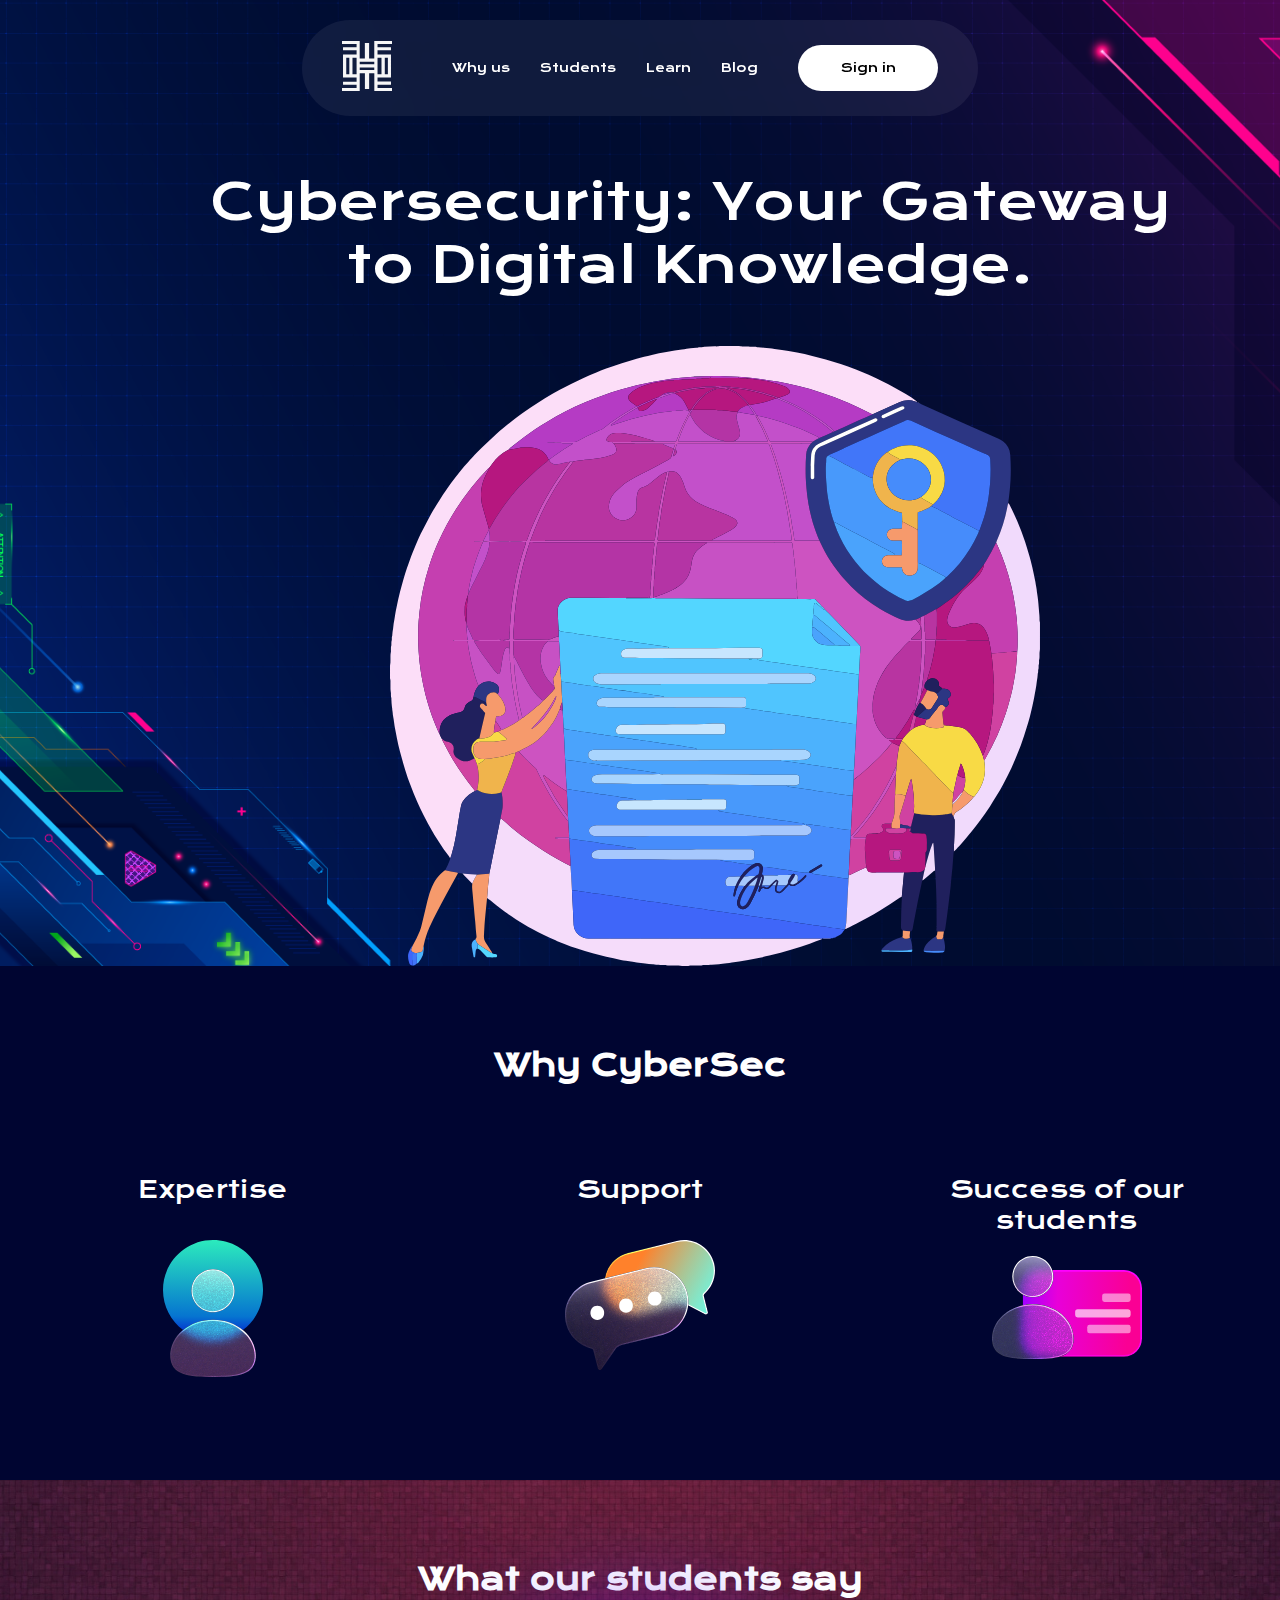
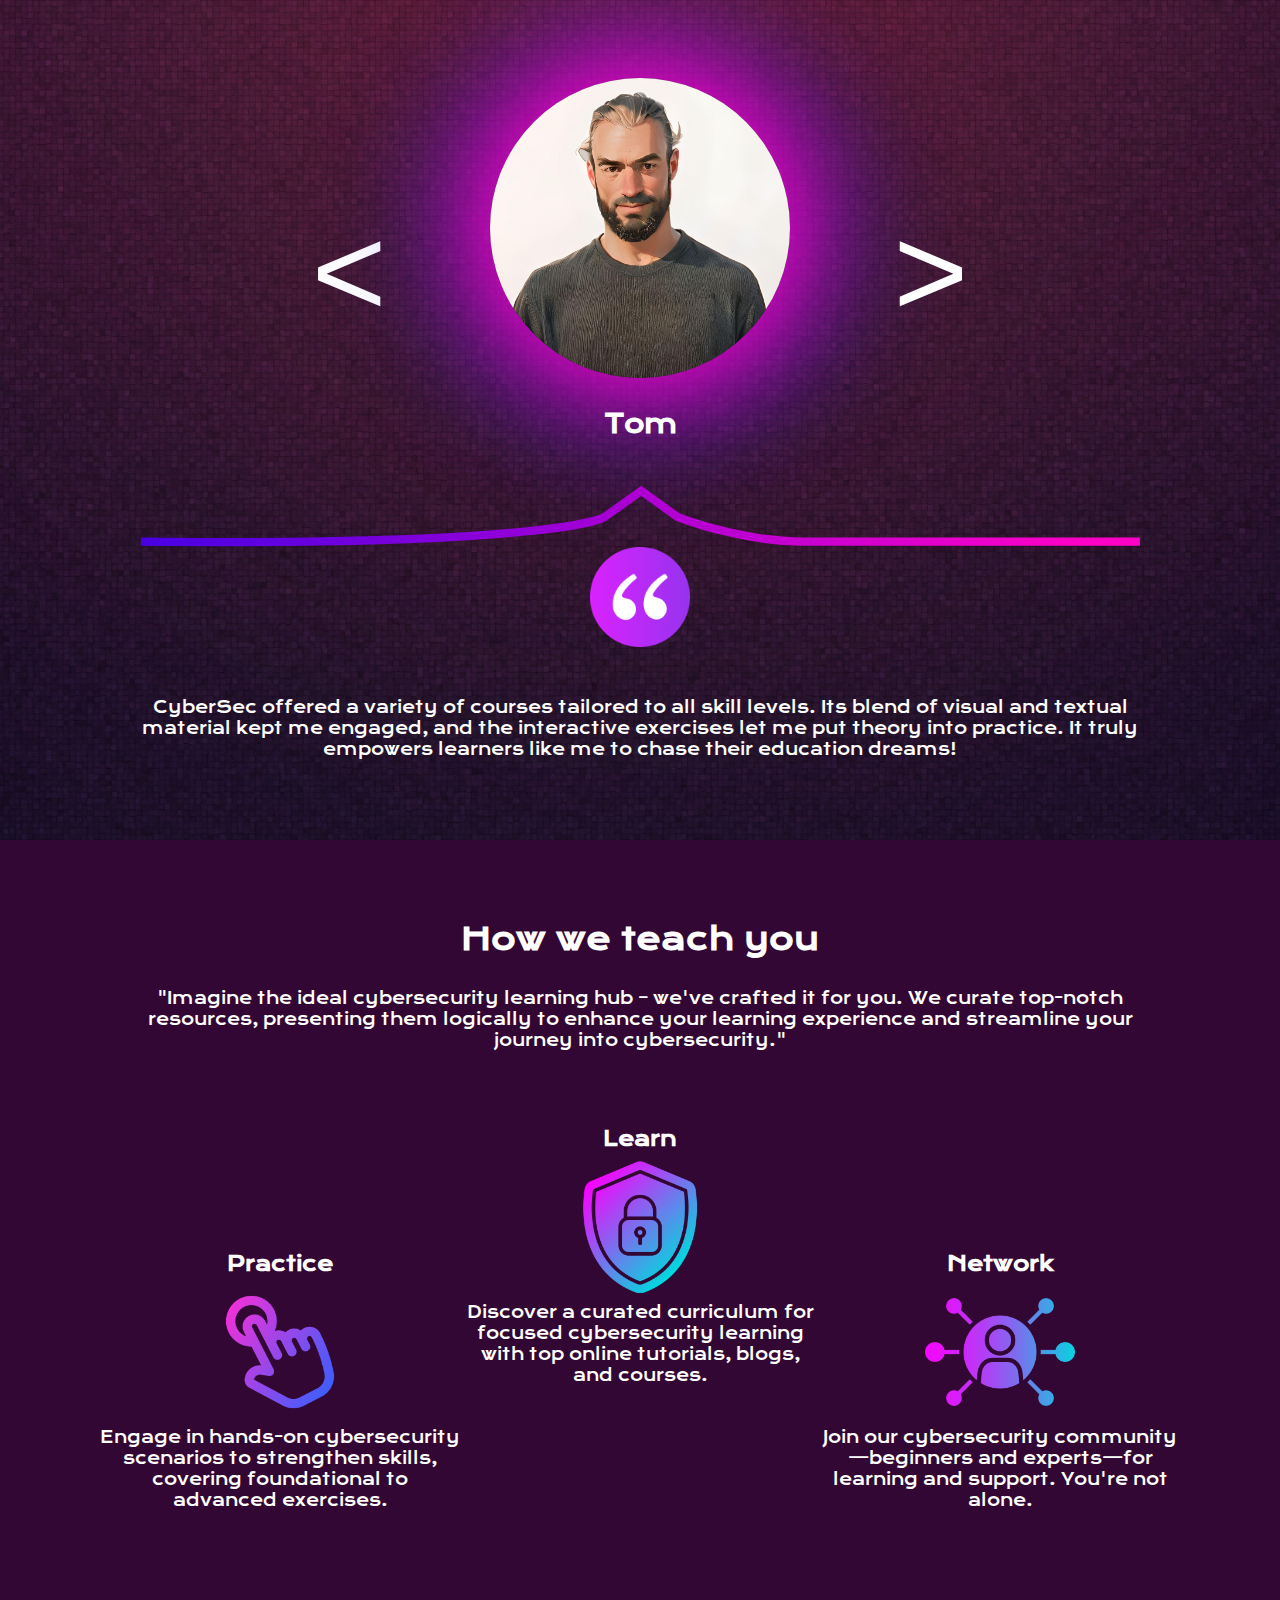
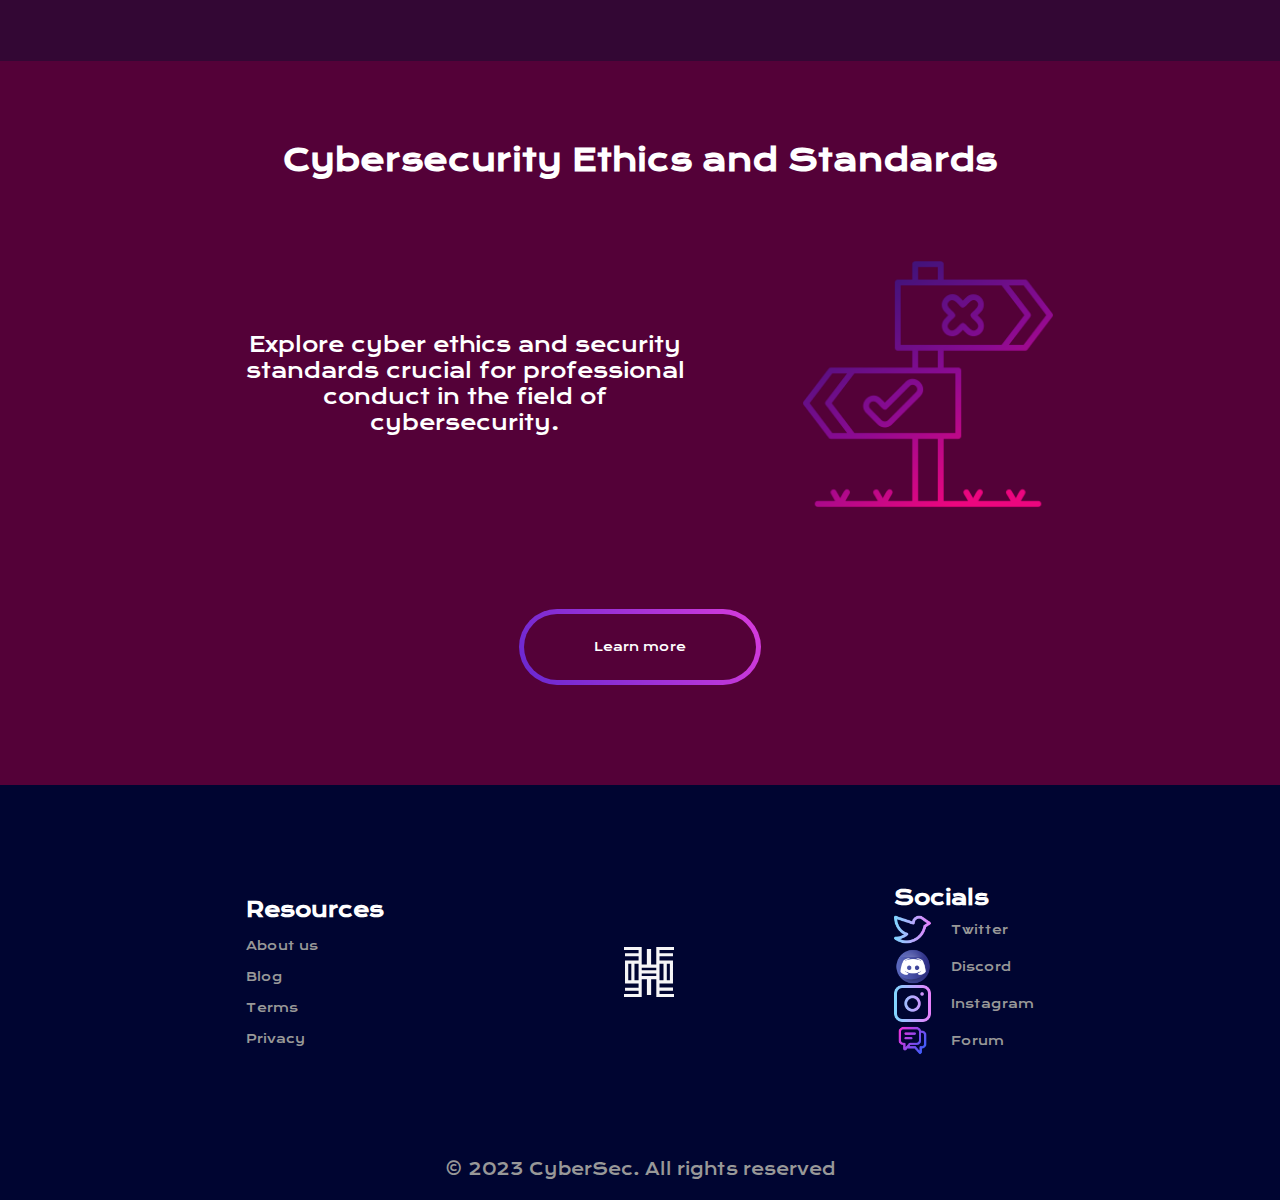
<file: index.html>
<!DOCTYPE html>
<html lang="en">
<head>
    <meta charset="UTF-8">
    <meta name="viewport" content="width=device-width, initial-scale=1.0">
    <link rel="stylesheet" href="./index.css">
    <link rel="stylesheet" href="./index_responsive.css">
    <title>CyberSec</title>
</head>
<body>
    <div class="section-1" id="home">
        <div class="side-menu" data-visible="true">
            <a href="#home"><img src="./Images/Logo SVG.svg" alt="Logo" class="logo" id="nav-logo" > </a>    
            <div class="main-nav">  
                <nav>
                    <a href="#1">Why us</a>
                    <a href="#2">Students</a>
                    <a href="#3">Learn</a>
                    <a href="#4">Blog</a>
                </nav>
            </div>
            <a href="./Sign_in/Sign_in.html" class="singin-button">Sign in</a>
        </div>
        <div class="mobile-menu" data-visible="false">
            <img src="./Images/Logo SVG.svg" alt="Logo" class="logo" id="nav-logo">
            <a href=""></a>
            <a href=""></a>
            <a href=""></a>
            <a href=""></a>
        </div>
        <div class="main-content1">
            <span class="motto">Cybersecurity: Your Gateway to Digital Knowledge.</span>
            <img src="./Images/Earth.svg" alt="ilustration" class="illus-1">
        </div>
    </div>

    <div class="section-2" id="1">
        <h1>Why CyberSec</h1>
        <div class="main-content2">
            <div class="expertise">
                <span id="sec2-text">Expertise</span>
                <img src="./Images/Expertise.svg" alt="" class="expertise-img">
            </div>
            <div class="support">
                <span id="sec2-text">Support</span>
                <img src="./Images/Support.svg" alt="" class="support-img">
            </div>
            <div class="success">
                <span class="success-text" id="sec2-text">Success of our students</span>
                <img src="./Images/Success.svg" alt="" class="success-img">
            </div>
        </div>
    </div>
    
    <div class="section-3" id="2">
        <h1>What our students say</h1>
        <div class="testimonialwrapper">
            <div class="wrapper">
                <button id="prev">&lt;</button>
                <div class="testimonial-container" id="testimonial-container"></div>
                <button id="next">&gt;</button>
            </div>
        </div>
        <div class="pointer-wrapper">
            <img src="./Images/pointing-vector.svg" alt="" class="pointer">
        </div>
        <div class="quota-icon">
            <img src="./Images/quote.png" alt="">
        </div>
        <div class="quota-wrapper">
            <div class="quota-container" id="quota-container"></div>
        </div>
    </div>

    <div class="section-4" id="3">
        <h1 class="sec4-heading">How we teach you</h1>
        <div class="info-wrapper">
            <span class="sec-3-info">"Imagine the ideal cybersecurity learning hub – we've crafted it for you. We curate top-notch resources, presenting them logically to enhance your learning experience and streamline your journey into cybersecurity."</span>
        </div>
        <div class="section3-container">
            <div class="container-content" id="practice">
                <h4>Practice</h4>
                <img src="./Images/touch.png" alt="" class="sec3-img">
                <span class="container-text">Engage in hands-on cybersecurity scenarios to strengthen skills, covering foundational to advanced exercises.</span>
            </div>
            <div class="container-content" id="learn">
                <h4>Learn</h4>
                <img src="./Images/cyber-security-icon.png" alt="" class="sec3-img">
                <span class="container-text">Discover a curated curriculum for focused cybersecurity learning with top online tutorials, blogs, and courses.</span>
            </div>
            <div class="container-content" id="network">
                <h4>Network</h4>
                <img src="./Images/network.png" alt="" class="sec3-img">
                <span class="container-text">Join our cybersecurity community—beginners and experts—for learning and support. You're not alone.</span>
            </div>
        </div>
    </div>



    <div class="section-5" id="4">
        <h1>Cybersecurity Ethics and Standards</h1>
        <div class="section5-container">
            <span class="section5-text">Explore cyber ethics and security standards crucial for professional conduct in the field of cybersecurity.</span>
            <img src="./Images/choice.png" alt="" class="choice">
        </div>
        <div class="button-wrapper">
            <a href="./Sign_in/Sign_in.html" class="section5-button">Learn more</a>
        </div>
    </div>


    <footer>
        <div class="footer-wrapper">
            <div class="resources">
                <h4>Resources</h4>
                <a href="" class="links">About us</a>
                <a href="" class="links">Blog</a>
                <a href="" class="links">Terms</a>
                <a href="" class="links">Privacy</a>
            </div>
            <img src="./Images/Logo SVG.svg" alt="CyberSec logo" class="logo" id="footer-logo">
            
            <div>
                <h4>Socials</h4>
                <div class="socials">
                    <img src="./Images/twitter.png" alt="X logo" class="logo-socials">
                    <a href="" class="links">Twitter</a>
                </div>
                <div class="socials">
                    <img src="./Images/discord.png" alt="Discord logo" class="logo-socials">
                    <a href="" class="links">Discord</a>
                </div>
                <div class="socials">
                    <img src="./Images/instagram.png" alt="instagram logo" class="logo-socials">
                    <a href="" class="links">Instagram</a>
                </div>
                <div class="socials">
                    <img src="./Images/conversation.png" alt="forum" class="logo-socials">
                    <a href="" class="links">Forum</a>
                </div>
            </div>
            
            

           
        </div>
        <span class="copyright">© 2023 CyberSec. All rights reserved </span>
    </footer>
    

    <script 
    src="./testimonial_switcher.js"
    src="./mobile_menu.js">
    </script>


</body>
</html>
</file>
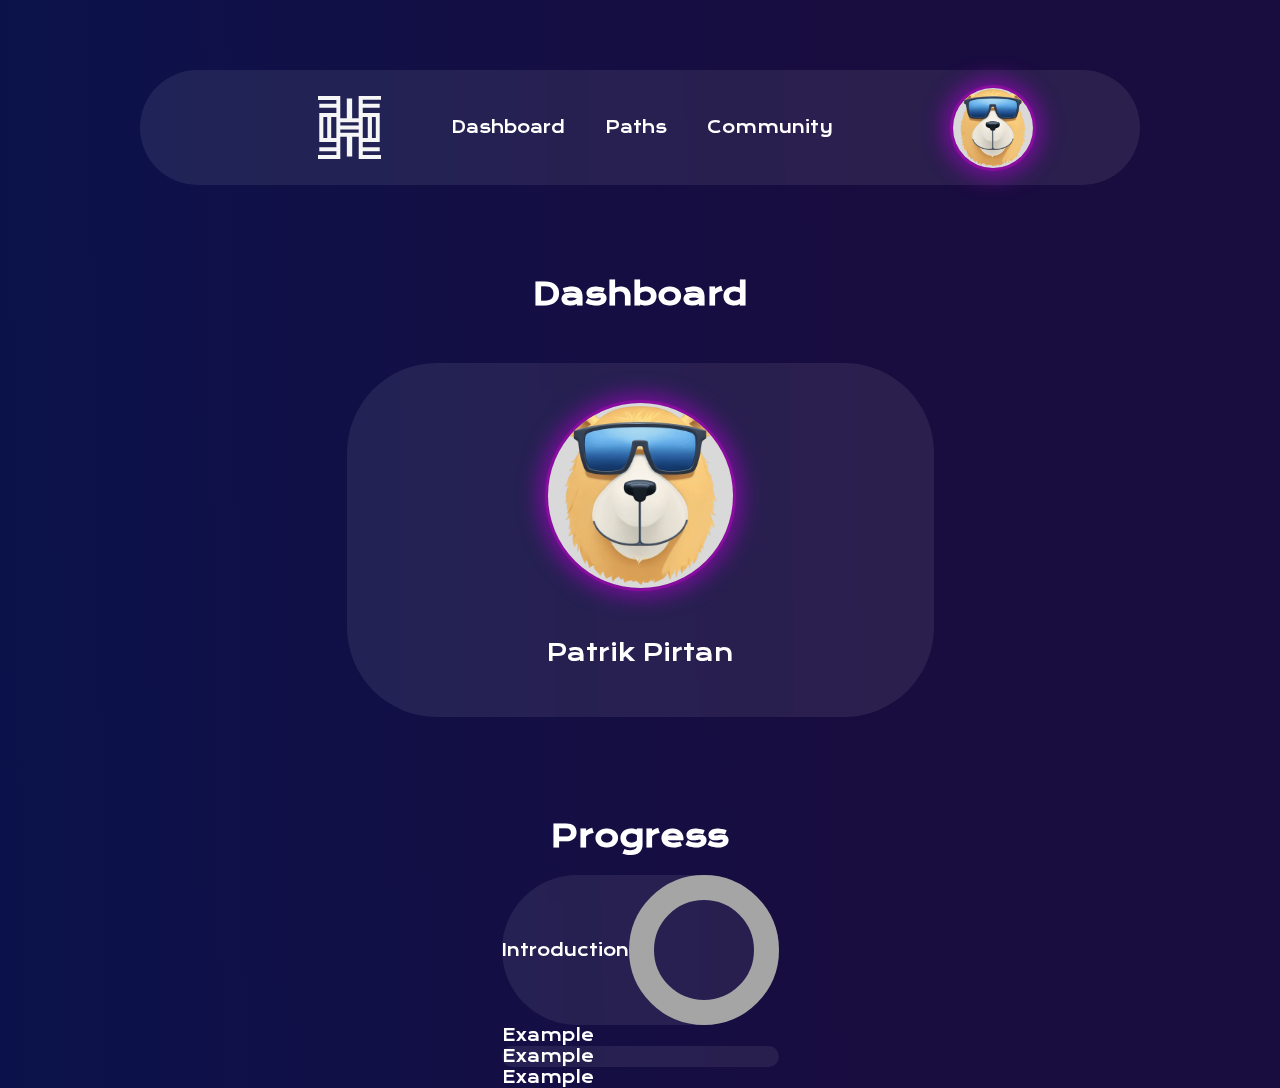
<file: Dashboard/dashboard.html>
<!DOCTYPE html>
<html lang="en">
<head>
    <meta charset="UTF-8">
    <meta name="viewport" content="width=device-width, initial-scale=1.0">
    <title>Document</title>
    <link rel="stylesheet" href="./dashborad.css">
</head>
<body>  
    <header>
        <div class="nav-wrapper">
            <img src="../Images/Logo SVG.svg" alt="logo" class="logo">
            <nav>
                <a href="./dashboard.html">Dashboard</a>
                <a href="../path/path.html">Paths</a>
                <a href="">Community</a>
            </nav> 
            <img src="../Images/Avatar.png" alt="Avatar" class="mini-avatar">
        </div>
    </header>

    <section>
        <h1>Dashboard</h1>
        <div class="dashboard-wrapper">
            <img src="../Images/Avatar.png" alt="Avatar" class="avatar">
            <p>Patrik Pirtan</p>
        </div>

        <h1>Progress</h1>
        <div>
            <div class="progress-1">
                <span>Introduction</span>
                <svg xmlns="http://www.w3.org/2000/svg" width="150" height="150" viewBox="0 0 150 150" fill="none">
                    <path d="M137.5 75C137.5 109.518 109.518 137.5 75 137.5C40.4822 137.5 12.5 109.518 12.5 75C12.5 40.4822 40.4822 12.5 75 12.5C109.518 12.5 137.5 40.4822 137.5 75Z" stroke="#A5A5A5" stroke-width="25"/>
                  </svg>
            </div>
            <div class="progress-2">
                <span>Example</span>
            </div>
            <div class="progress-1">
                <span>Example</span>
            </div>
            <div class="progress-2">
                <span>Example</span>
            </div>
        </div>

    </section>
    
</body>
</html>
</file>
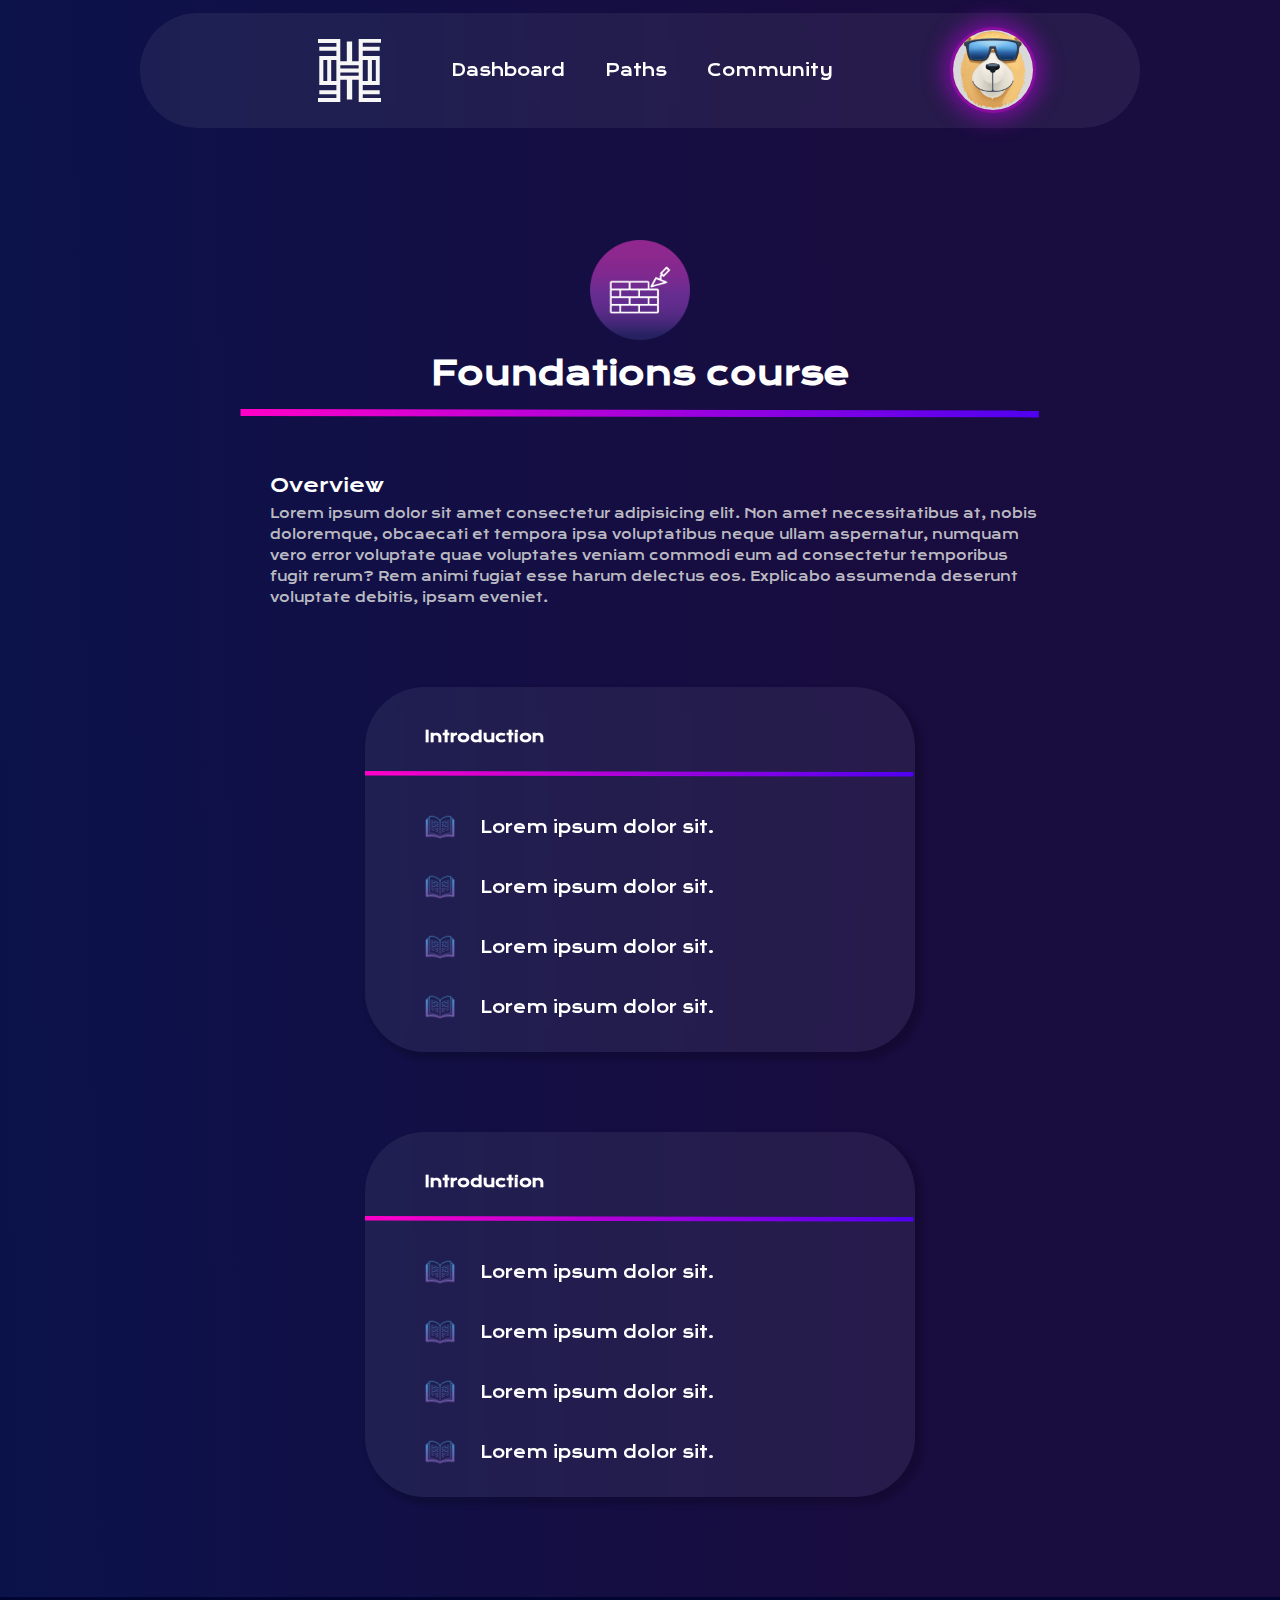
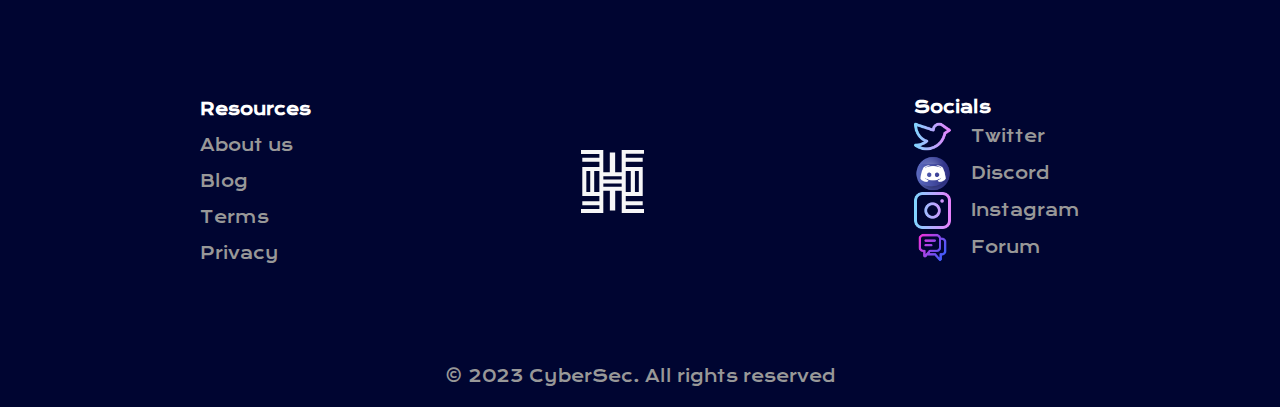
<file: foundations/foundations.html>
<!DOCTYPE html>
<html lang="en">
<head>
    <meta charset="UTF-8">
    <meta name="viewport" content="width=device-width, initial-scale=1.0">
    <title>Document</title>
    <link rel="stylesheet" href="./foundations.css">
</head>
<body>
    <header>
        <div class="nav-wrapper">
            <img src="../Images/Logo SVG.svg" alt="logo" class="logo">
            <nav>
                <a href="../Dashboard/dashboard.html">Dashboard</a>
                <a href="./path.html">Paths</a>
                <a href="">Community</a>
            </nav> 
            <img src="../Images/Avatar.png" alt="Avatar" class="mini-avatar">
        </div>
    </header>
    <section>
        <div class="overview">
            <div class="overview-wrapper">
                <img src="../Images/foundations.png" alt="foundations" class="foundation-icon">
                <h1>Foundations course</h1>
                <img src="../Images/Line 1.svg" alt="line-break" class="line">
            </div>
            <div class="description-wrapper">
                <h2>Overview</h2>
                <span class="overview-text">Lorem ipsum dolor sit amet consectetur adipisicing elit. Non amet necessitatibus at, nobis doloremque, obcaecati et tempora ipsa voluptatibus neque ullam aspernatur, numquam vero error voluptate quae voluptates veniam commodi eum ad consectetur temporibus fugit rerum? Rem animi fugiat esse harum delectus eos. Explicabo assumenda deserunt voluptate debitis, ipsam eveniet.</span>
            </div> 
        </div>

        <div class="content-container">
            <h3>Introduction</h3>
            <img src="../Images/Line 1.svg" alt="line" class="content-line">
            <div class="content-wrapper">
                <div class="peter" id="peter-first">
                    <img src="../Images/open-book.png" alt="book" class="course-icon">
                    <span class="course-name">Lorem ipsum dolor sit.</span>
                </div>
                <div class="peter">
                    <img src="../Images/open-book.png" alt="book" class="course-icon">
                    <span class="course-name">Lorem ipsum dolor sit.</span>
                </div>
                <div class="peter">
                    <img src="../Images/open-book.png" alt="book" class="course-icon">
                    <span class="course-name">Lorem ipsum dolor sit.</span>
                </div>
                <div class="peter" id="peter-last">
                    <img src="../Images/open-book.png" alt="book" class="course-icon" >
                    <span class="course-name">Lorem ipsum dolor sit.</span>
                </div>
            </div>    
        </div>

        <div class="content-container">
            <h3>Introduction</h3>
            <img src="../Images/Line 1.svg" alt="line" class="content-line">
            <div class="content-wrapper">
                <div class="peter" id="peter-first">
                    <img src="../Images/open-book.png" alt="book" class="course-icon">
                    <span class="course-name">Lorem ipsum dolor sit.</span>
                </div>
                <div class="peter">
                    <img src="../Images/open-book.png" alt="book" class="course-icon">
                    <span class="course-name">Lorem ipsum dolor sit.</span>
                </div>
                <div class="peter">
                    <img src="../Images/open-book.png" alt="book" class="course-icon">
                    <span class="course-name">Lorem ipsum dolor sit.</span>
                </div>
                <div class="peter" id="peter-last">
                    <img src="../Images/open-book.png" alt="book" class="course-icon" >
                    <span class="course-name">Lorem ipsum dolor sit.</span>
                </div>
            </div>       
        </div>
    </section>

    <footer>
        <div class="footer-wrapper">
            <div class="resources">
                <h4>Resources</h4>
                <a href="" class="links">About us</a>
                <a href="" class="links">Blog</a>
                <a href="" class="links">Terms</a>
                <a href="" class="links">Privacy</a>
            </div>
            <img src="../Images/Logo SVG.svg" alt="CyberSec logo" class="logo" id="footer-logo">
            
            <div>
                <h4>Socials</h4>
                <div class="socials">
                    <img src="../Images/twitter.png" alt="X logo" class="logo-socials">
                    <a href="" class="links">Twitter</a>
                </div>
                <div class="socials">
                    <img src="../Images/discord.png" alt="Discord logo" class="logo-socials">
                    <a href="" class="links">Discord</a>
                </div>
                <div class="socials">
                    <img src="../Images/instagram.png" alt="instagram logo" class="logo-socials">
                    <a href="" class="links">Instagram</a>
                </div>
                <div class="socials">
                    <img src="../Images/conversation.png" alt="forum" class="logo-socials">
                    <a href="" class="links">Forum</a>
                </div>
            </div>
            
            

           
        </div>
        <span class="copyright">© 2023 CyberSec. All rights reserved </span>
    </footer>
</body>
</html>
</file>
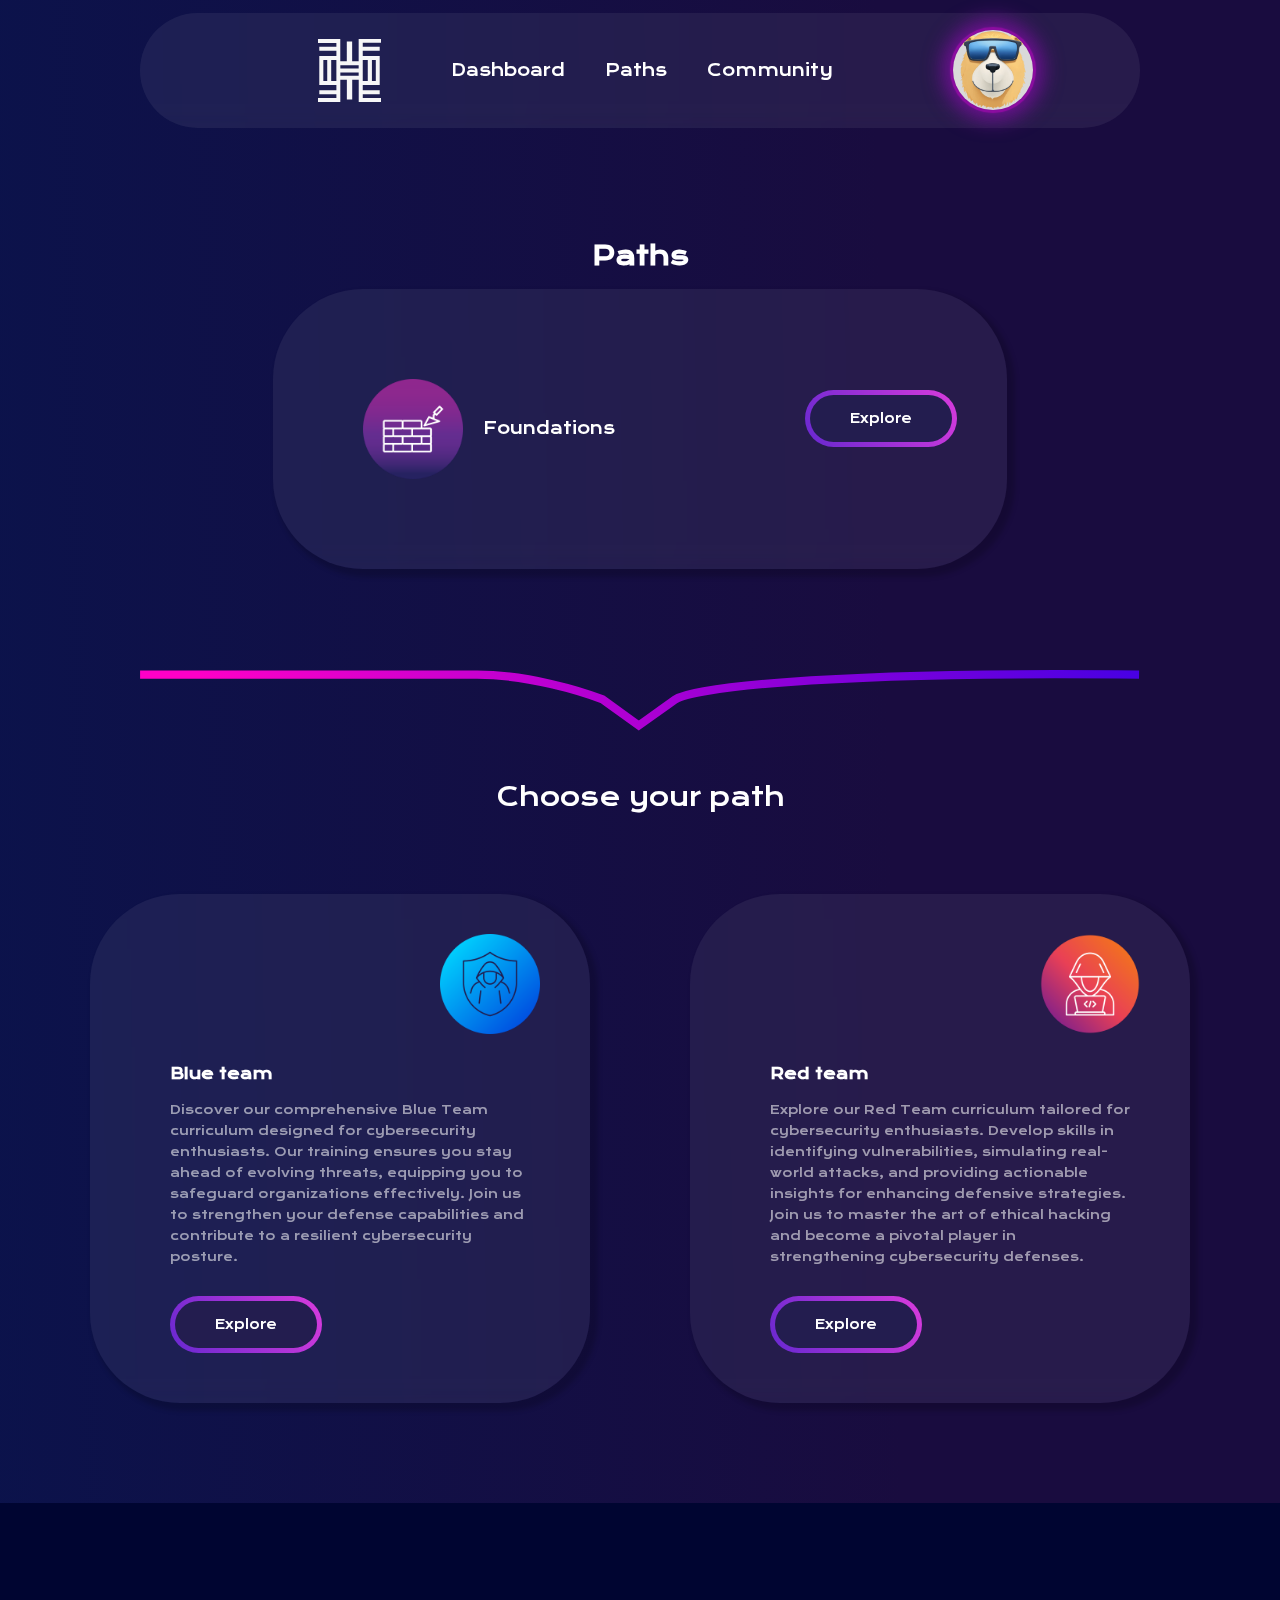
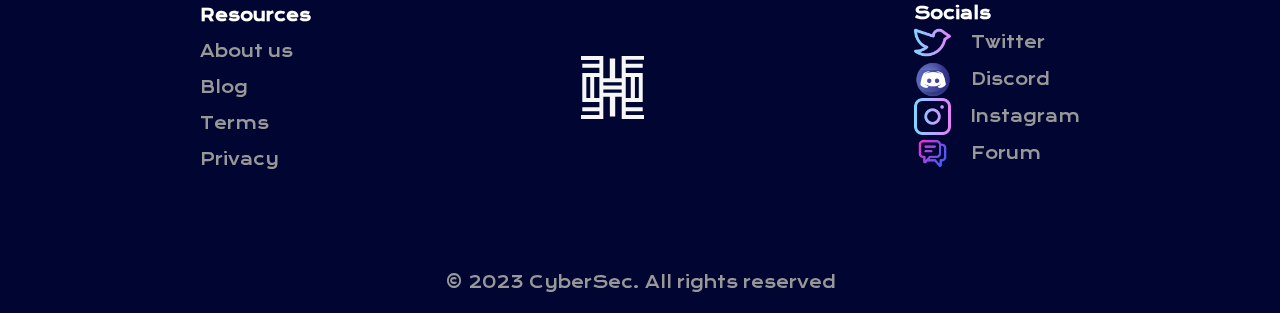
<file: path/path.html>
<!DOCTYPE html>
<html lang="en">
<head>
    <meta charset="UTF-8">
    <meta name="viewport" content="width=device-width, initial-scale=1.0">
    <title>Document</title>
    <link rel="stylesheet" href="./path.css">
</head>
<body>
    <header>
        <div class="nav-wrapper">
            <img src="../Images/Logo SVG.svg" alt="logo" class="logo">
            <nav>
                <a href="../Dashboard/dashboard.html">Dashboard</a>
                <a href="./path.html">Paths</a>
                <a href="">Community</a>
            </nav> 
            <img src="../Images/Avatar.png" alt="Avatar" class="mini-avatar">
        </div>
    </header>

    <section>
        <h1>Paths</h1>

        <div class="box-wrapper">
            <div class="content-wrapper">
                <div class="left-side-wrapper">
                    <img src="../Images/foundations.png" alt="foundations">
                    <span>Foundations</span>
                </div>
                <div class="button-wrapper">
                    <a href="" class="section-button">Explore</a>
                </div>
            </div>
        </div>
        <img src="../Images/pointing-vector.svg" alt="pointer" class="pointer">
        <h2>Choose your path</h2>

        <div class="paths-wrapper">
            <div class="blue-wrapper">
                <img src="../Images/Blue team.png" alt="blueteam" class="blue-img">
                
                <div class="inner-content-wrapper">
                    <h3>Blue team</h3>
                    <span class="path-description">Discover our comprehensive Blue Team curriculum designed for cybersecurity enthusiasts. Our training ensures you stay ahead of evolving threats, equipping you to safeguard organizations effectively. Join us to strengthen your defense capabilities and contribute to a resilient cybersecurity posture.</span>
                    <div class="button-paths">
                        <a href="" class="section-button">Explore</a>
                    </div>
                </div>

            </div>

            <div class="red-wrapper">
                <img src="../Images/red team.png" alt="redteam" class="red-img">
                
                <div class="inner-content-wrapper">
                    <h3>Red team</h3>
                    <span class="path-description">Explore our Red Team curriculum tailored for cybersecurity enthusiasts. Develop skills in identifying vulnerabilities, simulating real-world attacks, and providing actionable insights for enhancing defensive strategies. Join us to master the art of ethical hacking and become a pivotal player in strengthening cybersecurity defenses.</span>
                    <div class="button-paths">
                        <a href="" class="section-button">Explore</a>
                    </div>
                </div>

            </div>
        </div>
    </section>

    <footer>
        <div class="footer-wrapper">
            <div class="resources">
                <h4>Resources</h4>
                <a href="" class="links">About us</a>
                <a href="" class="links">Blog</a>
                <a href="" class="links">Terms</a>
                <a href="" class="links">Privacy</a>
            </div>
            <img src="../Images/Logo SVG.svg" alt="CyberSec logo" class="logo" id="footer-logo">
            
            <div>
                <h4>Socials</h4>
                <div class="socials">
                    <img src="../Images/twitter.png" alt="X logo" class="logo-socials">
                    <a href="" class="links">Twitter</a>
                </div>
                <div class="socials">
                    <img src="../Images/discord.png" alt="Discord logo" class="logo-socials">
                    <a href="" class="links">Discord</a>
                </div>
                <div class="socials">
                    <img src="../Images/instagram.png" alt="instagram logo" class="logo-socials">
                    <a href="" class="links">Instagram</a>
                </div>
                <div class="socials">
                    <img src="../Images/conversation.png" alt="forum" class="logo-socials">
                    <a href="" class="links">Forum</a>
                </div>
            </div>
            
            

           
        </div>
        <span class="copyright">© 2023 CyberSec. All rights reserved </span>
    </footer>
    
</body>
</html>
</file>
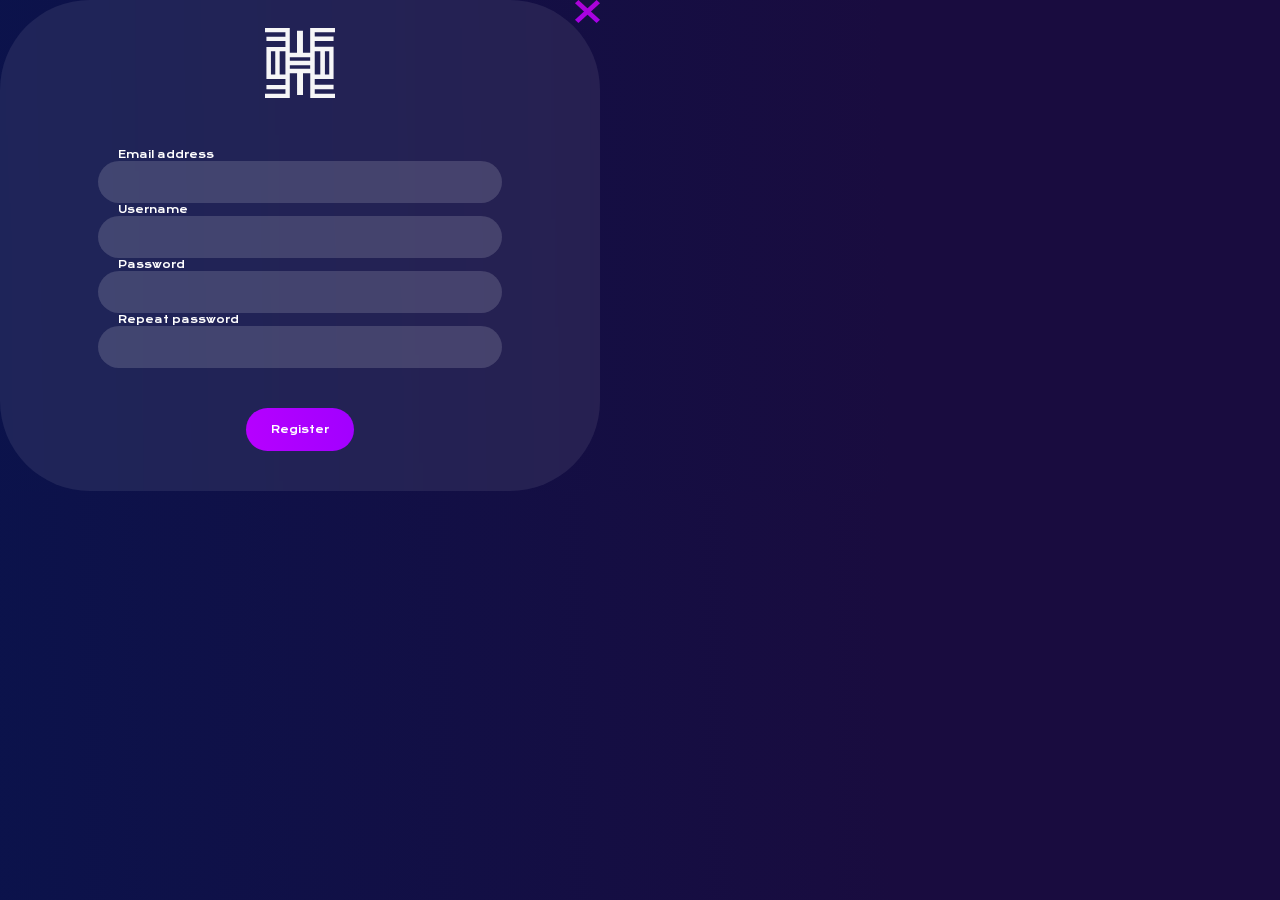
<file: Register/register.html>
<!DOCTYPE html>
<html lang="en">
<head>
    <meta charset="UTF-8">
    <meta name="viewport" content="width=device-width, initial-scale=1.0">
    <title>Document</title>
    <link rel="stylesheet" href="./register.css">
</head>
<body>
    <div class="wrapper">
        <div class="svg_wrapper">
            <svg xmlns="http://www.w3.org/2000/svg" width="25" height="23" viewBox="0 0 25 23" fill="none">
            <rect width="4.63235" height="29.3382" transform="matrix(0.735931 -0.677057 0.735931 0.677057 0 3.13637)" fill="url(#paint0_linear_226_6)"/>
            <rect width="4.63235" height="29.3382" transform="matrix(0.735931 0.677057 -0.735931 0.677057 21.5908 0)" fill="url(#paint1_linear_226_6)"/>
            <defs>
            <linearGradient id="paint0_linear_226_6" x1="4.35441" y1="-17.2203" x2="-22.9212" y2="-9.47607" gradientUnits="userSpaceOnUse">
            <stop stop-color="#B003CC"/>
            <stop offset="1" stop-color="#9E00FF"/>
            </linearGradient>
            <linearGradient id="paint1_linear_226_6" x1="4.35441" y1="-17.2203" x2="-22.9212" y2="-9.47607" gradientUnits="userSpaceOnUse">
            <stop stop-color="#B003CC"/>
            <stop offset="1" stop-color="#9E00FF"/>
            </linearGradient>
            </defs>
            </svg>
        </div>

        <img src="../Images/Logo SVG.svg" alt="logo" class="logo">
        <form action="register.php" method="post">
            <div class="form-wrapper">
                <span>Email address</span>
                <input type="email" name="" >
                <span>Username</span>
                <input type="name" name="" >
                <span>Password</span>
                <input type="pwd" name="" >
                <span>Repeat password</span>
                <input type="pwdrepeat" name="" >
            </div>
            <button type="submit" name="submit">Register</button>
        </form>
    </div>
</body>
</html>
</file>
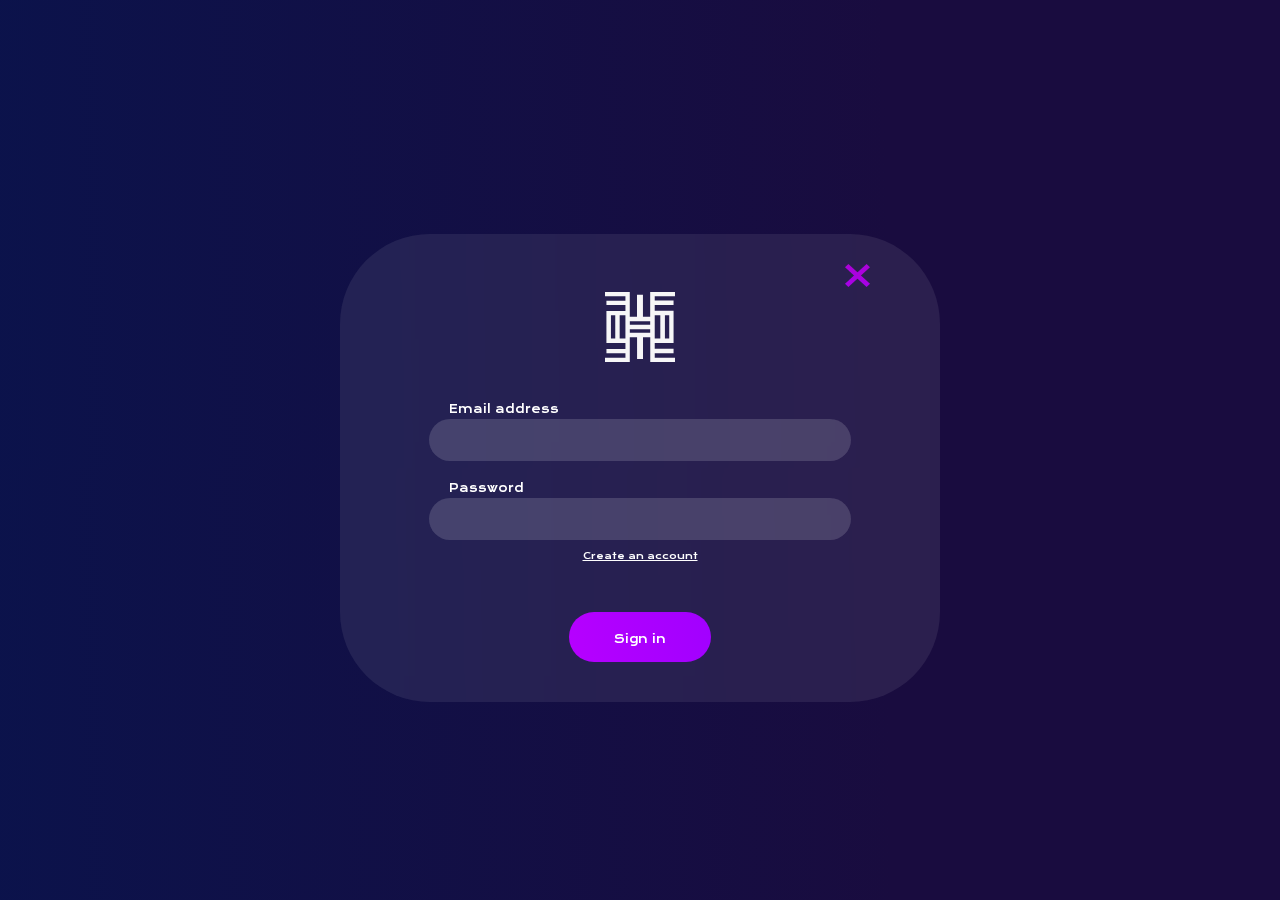
<file: Sign_in/Sign_in.html>
<!DOCTYPE html>
<html lang="en">
<head>
    <meta charset="UTF-8">
    <meta name="viewport" content="width=device-width, initial-scale=1.0">
    <title>Document</title>
    <link rel="stylesheet" href="./Sign_in.css">
</head>
<body>
    <div class="wrapper">
        <div class="svg_wrapper">
            <svg xmlns="http://www.w3.org/2000/svg" width="25" height="23" viewBox="0 0 25 23" fill="none">
            <rect width="4.63235" height="29.3382" transform="matrix(0.735931 -0.677057 0.735931 0.677057 0 3.13637)" fill="url(#paint0_linear_226_6)"/>
            <rect width="4.63235" height="29.3382" transform="matrix(0.735931 0.677057 -0.735931 0.677057 21.5908 0)" fill="url(#paint1_linear_226_6)"/>
            <defs>
            <linearGradient id="paint0_linear_226_6" x1="4.35441" y1="-17.2203" x2="-22.9212" y2="-9.47607" gradientUnits="userSpaceOnUse">
            <stop stop-color="#B003CC"/>
            <stop offset="1" stop-color="#9E00FF"/>
            </linearGradient>
            <linearGradient id="paint1_linear_226_6" x1="4.35441" y1="-17.2203" x2="-22.9212" y2="-9.47607" gradientUnits="userSpaceOnUse">
            <stop stop-color="#B003CC"/>
            <stop offset="1" stop-color="#9E00FF"/>
            </linearGradient>
            </defs>
            </svg>
        </div>

        <img src="../Images/Logo SVG.svg" alt="logo" class="logo">
        
        <form action="./sign_in.php" method="post">
            <div class="form-wrapper">
                <span>Email address</span>
                <input type="email" name="" >
                <span>Password</span>
                <input type="pwd" name="" >
            </div>
            <div class="links">
                <a href="../Register/register.html">Create an account</a>
            </div>
            <a href="../Dashboard/dashboard.html"><button type="submit" name="submit">Sign in</button> </a>
        </form>
        
    </div>
</body>
</html>
</file>
<file: index.css>
@import url('https://fonts.googleapis.com/css2?family=Krona+One&display=swap');

html{
  scroll-behavior: smooth;
  font-family: 'Krona One', sans-serif;
}

body{
    margin: 0;
    font-family: 'Krona One', sans-serif;
    scroll-behavior: smooth;
    
}

img{
    width: 100px;
}

.mobile-menu{
  display: none;
}



/* ------------- Section 1 ------------- */



.section-1{
    background-image: url(./Images/Section-back.png);
    display: flex;
    background-size: cover;
    background-position: center center;
    justify-content: center;
    
    
}

.side-menu{
    display: flex;
    justify-content: center;
    align-items: center;
  
    
   

    background-color: rgba(255, 255, 255, 0.062);
    backdrop-filter: blur(10px);
    
    border-radius: 150px;
    position: fixed;
    top: 20px;

   
   
    
}

nav{
    display: flex;
   gap: 30px;
   padding: 40px;
    
    
}

a{
    text-decoration: none;
    color: white;
    font-size: 12px;
}

.singin-button{
    background: white;
    color: black;
    padding: 15px 20px;
    margin-right: 40px;
    width: 100px;
    border-radius: 150px;
    text-align: center;
    font-size: 12px;

}

.main-content1{
    display: flex;
    flex-direction: column;
    
}

span{
    color: white;
    text-align: center;
}
.motto{
    font-size: 50px;
    max-width: 1000px;
    padding-left: 100px;
    padding-top: 170px;
    
   
 
}



/* ------------- IMAGES SECTION 1 ------------- */

.logo{
    width: 50px;
    margin: 20px;
    margin-left: 40px;
   
    filter: invert(1);
}




.illus-1{
    width: 650px;
    padding-top: 50px;
    padding-left: 500px;
}









/* ------------- SECTION 2 ------------- */

.section-2{
 
    background-color: #000531;
  }

h1{
    margin: 0;
    text-align: center;
    color: white;
    padding: 80px 0;
    font-size: 30px;
}



.main-content2{
    display: flex;
    justify-content: space-around;
    
}

.expertise{
    display: flex;
    flex-direction: column;
    align-items: center;
    flex: 1;
    gap: 15px;
}

.support{
    display: flex;
    flex-direction: column;
    align-items: center;
    flex: 1;
    gap: 15px;
    
}

.success{
    display: flex;
    flex-direction: column;
    align-items: center;
    flex: 1;
    
}

.success-text{
    max-width: 250px;
}

#sec2-text{
    font-size: 24px;
    padding: 10px 0;
    padding-bottom: 20px;
}



/* ------------- IMAGES SECTION 2 ------------- */

.expertise-img{
    padding-bottom: 100px;
}

.support-img{
    width: 150px;
}

.success-img{
    width: 150px;
}


@media only screen and (max-width: 1800px) {
    .illus-1{
        padding-left: 300px;
    }
}


/* ------------- SECTION 3 ------------- */
.section-3{
    background-image: url(./Images/backhround_testimonials.jpg);
    background-size: cover;
    background-position: center center;
}

.pointer{
    width: 1000px;
    padding-top: 20px;
    
}
.pointer-wrapper{
    
    display: flex;
    justify-content: center;
}

.quota-icon{
    display: flex;
    justify-content: center;
}



.quota-wrapper{
    display: flex;
    justify-content: center;
    padding-top: 50px ;
    padding-bottom: 80px;
    
}

button {
    font-size: 7em;
    height: 1.5em;
    width: 1.5em;
    border: none;
    background-color: transparent;
    color: white;
    cursor: pointer;
    border-radius: 50%;
  }

  .testimonialwrapper{
    display: flex;
    justify-content: center;
    align-items: center;
    gap: 50px;
    text-align: center;

  }

  .wrapper {
    display: flex;
    justify-content: center;
    align-items: center;
  }
  .testimonial-container {
    justify-content: center;
  }
  .wrapper button {
    font-size: 8em;
    height: 2.2em;
    width: 2.2em;
    margin: auto;
    border: none;
    color: #ffffff;
    cursor: pointer;
  }


  .testimonial-container img {

    object-fit: cover;
    border-radius: 50%;
    width: 300px;
    height: 300px;
    box-shadow: 0px 0px 100px 20px rgba(255, 0, 215, 1), 0px 0px 100px 80px rgba(0, 26, 255, 0.25)
  }
  .testimonial-container h3 {
    color: #ffffff;
    font-size: 25px;
    text-align: center    ;
  }

  .quota-container {
    display: flex;
    width: 1000px;
  }








  /* ------------- SECTION 4 ------------- */


  .section-4{
    background-color: #330734;
  }

  .sec4-heading{
    padding-bottom: 30px;
  }

  .info-wrapper{
    display: flex;
    justify-content: center;
  }

  .sec-3-info{
    font-size: 16px;
    width: 1030px;
    
  }


  .section3-container{
    display: flex;
    justify-content: center;
    align-items: center;
    text-align: center;
    gap: 0px;
    padding: 0 100px;
  }

  .container-content{
    display: flex;
    flex-direction: column;
    align-items: center;
  }

  h4{
    font-size: 20px;
    color: white;
  }

  .sec3-img{
    width: 150px;
  }

  .container-text{
   max-width: 400px;
   
  }

  #practice{
    padding-top: 200px;
    padding-bottom: 150px;
  }
  
  #learn{
    margin-top: -200px;
  }

  #network{
    padding-top: 200px;
    padding-bottom: 150px;
  }









  /* ------------- SECTION 5 ------------- */
.section-5{
  background-color: #540138;
  
}

.section5-container{
  display: flex;
  justify-content: center;
  align-items: center;
  gap: 100px; 
  
  
}

.section5-text{
  width: 475px;
  font-size: 20px;
  
}

.choice{
  width: 250px;
}

.button-wrapper{
  display: flex;
  justify-content: center;
  padding: 100px 0;
  
  

}

.section5-button{
  position: relative;
  background: 
  linear-gradient(#540138, #540138) padding-box,
  linear-gradient(60deg, #6728D0, #D93BDC) border-box;
  border: 5px solid transparent;
  border-radius: 40px;
  padding: 25px 70px;
  
  
}
























footer{
  background-color: #000531;
}

h4{
  margin: 0;
}

.footer-wrapper{
  display: flex;
  justify-content: center;
  align-items: center;
  
  padding: 100px 0px;
}

#footer-logo{
  padding: 0px 200px;
}

.resources{
  display: flex;
  flex-direction: column;
  gap: 15px;
}

.socials{
  display: flex;
  align-items: center;
  gap: 20px;
}

.logo-socials{
  width: 37px;
}

.copyright{
  display: flex;
  justify-content: center;
  text-align: center;
  padding-bottom: 20px;
  color: #989898;
}

.links{
  color: #989898;
}
</file>
<file: index_responsive.css>
@media only screen and (max-width: 1020px){
    nav{
        display: none;
    }

    .singin-button{
        display: none;
    }




    .mobile-menu[data-visible="false"]{
        display: none;
    }

    .mobile-menu[data-visible="true"]{
        display: flex;
        flex-direction: column;
        align-items: center;
        position: fixed;
        gap: 50px;
        top: 45%;
        left: 50%;
        transform: translate(-50%, -50%);

        background-color: rgba(255, 255, 255, 0);
        backdrop-filter: blur(10px);
        border-radius: 150px;
        padding: 100px 125px;

        z-index: 1;
    }

    .side-menu[data-visible="false"] {
        display: none;
    }

    .side-menu[data-visible="true"] {
        
        padding: 30px 30px;
        width: 5%;
        
    }


    #nav-logo{
        margin: 0px;
        padding: 0px;
        width: 70px;
       
    }
    
    
    

    a {
        font-size: 20px;
        text-shadow: 2px 1px 5px black;
    }
    


}
</file>
<file: Dashboard/dashborad.css>
@import url('https://fonts.googleapis.com/css2?family=Krona+One&display=swap');
body{
    margin: 0;
    font-family: 'Krona One', sans-serif;  
    background: linear-gradient(269deg, rgb(25, 12, 63) 30.71%, rgb(8, 20, 78) 116.61%);
    box-sizing: border-box;
}

img{
    width: 100px;
}



.wrapper{
    margin: auto;
    padding: 20px;
}






.logo{
    filter: invert(1);
    width: 63px;
    margin: 0 70px;
}

a {
    text-decoration: none;
    color: white;
}


header{
    display: flex;
    justify-content: center;
    align-items: center;
    margin: 70px;
}

.nav-wrapper{
    width: 1000px;
    height: 115px;
    
    display: flex;
    justify-content: center;
    align-items: center;
    flex-shrink: 0;

    border-radius: 90px;
    background: rgba(255, 255, 255, 0.08);
    backdrop-filter: blur(10px);
  
    

   
}

nav {
    display: flex;
    gap: 40px;
}

.mini-avatar{
    
    width: 80px;
    height: 80px;
    
    display: flex;
    flex-shrink: 0;
   
    margin-left: 120px;

    border-radius: 100px;
    background: #D9D9D9;

    box-shadow: 0px 0px 20px 10px #701194, 0px 0px 1px 3px #EB00CD;

   
}











section{
    display: flex;
    align-items: center;
    flex-direction: column;
}

h1 {
    color: white;
    font-size: 30px;
}

p {
    color: white;
    font-size: 23px;
   margin: 0 200px 50px 200px;
   

}

.dashboard-wrapper{
    border-radius: 90px;
    background: rgba(255, 255, 255, 0.08);

    filter: blur(0.5px);
    backdrop-filter: blur(10px);

    margin-top: 30px;
    margin-bottom: 80px;

    display: flex;
    flex-direction: column;
    align-items: center;
    gap: 50px;

}

.avatar{
    width: 185px;
    height: 185px;
    flex-shrink: 0;
    margin-top: 40px;

    border-radius: 100px;
    background: #D9D9D9;

    box-shadow: 0px 0px 20px 10px #701194, 0px 0px 1px 3px #EB00CD;
}

.progress-1{
    border-radius: 90px;
    background: rgba(255, 255, 255, 0.08);

    filter: blur(0.5px);
    backdrop-filter: blur(10px);

    display: flex;
    align-items: center;
}

span{
    color: white;
}
</file>
<file: path/path.css>
@import url('https://fonts.googleapis.com/css2?family=Krona+One&display=swap');
body{
    margin: 0;
    font-family: 'Krona One', sans-serif;  

    background: linear-gradient(269deg, rgb(25, 12, 63) 30.71%, rgb(8, 20, 78) 116.61%);
    box-sizing: border-box;
    color: white;
}

img{
    width: 100px;
}





.logo{
    filter: invert(1);
    width: 63px;
    margin: 0 70px;
}

a {
    text-decoration: none;
    color: white;
}


header{
    display: flex;
    justify-content: center;
    align-items: center;
    margin: 70px;

    
}

.nav-wrapper{
    width: 1000px;
    height: 115px;
    
    display: flex;
    justify-content: center;
    align-items: center;
    flex-shrink: 0;

    border-radius: 90px;
    background-color: rgba(255, 255, 255, 0.062);
    backdrop-filter: blur(10px);
    z-index: 1;

    position: fixed;
    

   
}

nav {
    display: flex;
    gap: 40px;
}

.mini-avatar{
    
    width: 80px;
    height: 80px;
    
    display: flex;
    flex-shrink: 0;
   
    margin-left: 120px;

    border-radius: 100px;
    background: #D9D9D9;

    box-shadow: 0px 0px 20px 10px #701194, 0px 0px 1px 3px #EB00CD;

   
}








section{
    display: flex;
    flex-direction: column;
    align-items: center;
    
}


h1{
    text-align: center;
    color: white;
    font-size: 25px;
    margin-top: 100px;
    
}

.box-wrapper{
    background-color: rgba(255, 255, 255, 0.062);
    backdrop-filter: blur(10px);
    z-index: -1;
    border-radius: 90px;
    box-shadow: 5px 5px 5px 3px rgba(0, 0, 0, 0.178);
    max-width: 800px;
 
    
    
}

.content-wrapper{
    display: flex;
    justify-content: center;
    align-items: center;
    gap: 100px;
    
}

.left-side-wrapper{
    display: flex;
    align-items: center;
    margin: 90px;
    gap: 20px;
    
}













.button-wrapper{
    display: flex;
    justify-content: center;
    
    
    
  
  }

  .section-button{
    position: relative;
    background: 
    linear-gradient(#231D4F, #231D4F) padding-box,
    linear-gradient(60deg, #6728D0, #D93BDC) border-box;
    border: 5px solid transparent;
    border-radius: 40px;
    padding: 15px 40px;
    margin-right: 50px;
    font-size: 13px;
    margin-top: 30px;
    margin-bottom: 50px;
    
    
  }


  .pointer{
    width: 1000px;
    padding-bottom: 100px;
    rotate: 180deg;
  }  

  h2{
    font-size: 25px;
    font-weight: 100;
    margin-top: 50px;
  }

  .paths-wrapper{
    display: flex;
    gap: 100px;
    margin-top: 60px;
    margin-bottom: 100px;
  }


  .red-wrapper{
    background-color: rgba(255, 255, 255, 0.062);
    backdrop-filter: blur(10px);
    z-index: -1;
    border-radius: 90px;

    max-width: 500px;
    box-shadow: 5px 5px 5px 3px rgba(0, 0, 0, 0.178);
    padding-top: 40px;
    
    display: flex;
    flex-direction: column;
    
  }

  .blue-wrapper{
    background-color: rgba(255, 255, 255, 0.062);
    backdrop-filter: blur(10px);
    z-index: -1;
    border-radius: 90px;

    max-width: 500px;
    box-shadow: 5px 5px 5px 3px rgba(0, 0, 0, 0.178);
    padding-top: 40px;
    
    display: flex;
    flex-direction: column;
  }

  .inner-content-wrapper{
    margin-left: 80px;
    margin-right: 60px;
  }

  h3{
    font-size: 15px;
    margin-top: 30px;
    
  }

  .blue-wrapper .blue-img{
    align-self: flex-end;
    margin-right: 50px;
  }

  .red-wrapper .red-img{
    align-self: flex-end;
    margin-right: 50px;
  }


  .button-paths{
    display: flex;
  }


  .path-description{
    font-size: 12px;
    color: rgba(255, 255, 255, 0.555);
  }



 
 
 
 
 
 
 
  footer{
    background-color: #000531;
  }
  
  h4{
    margin: 0;
  }
  
  .footer-wrapper{
    display: flex;
    justify-content: center;
    align-items: center;
    
    padding: 100px 0px;
  }
  
  #footer-logo{
    padding: 0px 200px;
  }
  
  .resources{
    display: flex;
    flex-direction: column;
    gap: 15px;
  }
  
  .socials{
    display: flex;
    align-items: center;
    gap: 20px;
  }
  
  .logo-socials{
    width: 37px;
  }
  
  .copyright{
    display: flex;
    justify-content: center;
    text-align: center;
    padding-bottom: 20px;
    color: #989898;
  }
  
  .links{
    color: #989898;
  }
</file>
<file: Register/register.css>
@import url('https://fonts.googleapis.com/css2?family=Krona+One&display=swap');
body{
    margin: 0;
    font-family: 'Krona One', sans-serif;
    background: linear-gradient(269deg, rgb(25, 12, 63) 30.71%, rgb(8, 20, 78) 116.61%);
    
    
}

input{
    border-radius: 50px;
    background: rgba(255, 255, 255, 0.08);
    width: 400px;
    height: 40px;
  
    backdrop-filter: blur(20px);

    border: none;
    color: white;
}

span{
    color: white;
    font-size: 10px;
    margin-left: 20px;
}


form{
    display: flex;
    flex-direction: column;
    align-items: center;
}

button{
    max-width: 125px;
max-height: 50px;
flex-shrink: 0;
border-radius: 50px;
background: linear-gradient(261deg, #B003CC -16.43%, #9E00FF -16.41%, #BD00FF 132.42%);
    margin: 40px 0px;
    padding: 15px 25px;
    color: white;
    border: none;

    font-size: 10px;
    font-family: 'Krona One', sans-serif;
}













.logo{
    width: 70px;
    padding-bottom: 50px;
   
    filter: invert(1);
}




.wrapper{
    display: flex;
    flex-direction: column;
    align-items: center;

    max-width: 600px;
    border-radius: 90px;
    background: rgba(255, 255, 255, 0.08);

    
    backdrop-filter: blur(10px);

    
}


.svg_wrapper{
    
}

.wrapper .svg_wrapper{
    align-self: flex-end;

}

.wrapper .button{
    align-self: center;
}


.form-wrapper{
    display: flex;
    flex-direction: column;
}
</file>
<file: Sign_in/Sign_in.css>
@import url('https://fonts.googleapis.com/css2?family=Krona+One&display=swap');

*:focus{
    outline: solid #9E00FF;
}



body{
    margin: 0;
    font-family: 'Krona One', sans-serif;
    background: linear-gradient(269deg, rgb(25, 12, 63) 30.71%, rgb(8, 20, 78) 116.61%);
    
    
}



input{
    border-radius: 50px;
    background: rgba(255, 255, 255, 0.08);
    width: 400px;
    height: 40px;
    padding-left: 20px;
  
    backdrop-filter: blur(20px);

    border: none;
    color: white;

    
}

span{
    color: white;
    font-size: 11px;
    margin-left: 20px;
    padding-top: 20px;
    padding-bottom: 3px;
}


form{
    display: flex;
    flex-direction: column;
    align-items: center;
}

button{
    max-width: 200px;
max-height: 50px;
flex-shrink: 0;
border-radius: 50px;
background: linear-gradient(261deg, #B003CC -16.43%, #9E00FF -16.41%, #BD00FF 132.42%);
    margin: 40px 0px;
    padding: 20px 45px;
    color: white;
    border: none;

    font-size: 11px;
    font-family: 'Krona One', sans-serif;
}


a{
    font-size: 9px;
    color: white;
}













.logo{
    width: 70px;
    margin-bottom: 20px;
   
    filter: invert(1);
}




.wrapper{
    display: flex;
    flex-direction: column;
    align-items: center;

    max-width: 600px;
    border-radius: 90px;
    background: rgba(255, 255, 255, 0.08);

    
    backdrop-filter: blur(10px);

    margin: auto;
    top: 50%;
  transform: translate(0, 50%);

    
}

.wrapper .svg_wrapper{
    align-self: flex-end;

    margin-right: 70px;
    margin-top: 30px;


}

.wrapper .button{
    align-self: center;
}


.form-wrapper{
    display: flex;
    flex-direction: column;
}

form .links{
    display: flex;
    justify-content: space-around;
    width: 100%;
    margin: 10px 150px;
    
}
</file>
<file: foundations/foundations.css>
@import url('https://fonts.googleapis.com/css2?family=Krona+One&display=swap');
body{
    margin: 0;
    font-family: 'Krona One', sans-serif;  
    background: linear-gradient(269deg, rgb(25, 12, 63) 30.71%, rgb(8, 20, 78) 116.61%);
    box-sizing: border-box;
    color: white;
    
}



h1 {
    margin: 8px;
}

h2 {
    text-align: left;
    margin-top: 50px;
    margin-bottom: 5px;
    font-weight: 100;
    font-size: 1.2em;
    
}

h3{
    font-size: 15px;
    margin-left: 60px;
    margin-top: 40px;
}

.overview-text{
   text-align: start;
   font-size: .8em;
   color: rgba(218, 218, 218, 0.849);
    
}





.logo{
    filter: invert(1);
    width: 63px;
    margin: 0 70px;
}

a {
    text-decoration: none;
    color: white;
}


header{
    display: flex;
    justify-content: center;
    align-items: center;
    margin: 70px;

    
}

.nav-wrapper{
    width: 1000px;
    height: 115px;
    
    display: flex;
    justify-content: center;
    align-items: center;
    flex-shrink: 0;

    border-radius: 90px;
    background-color: rgba(255, 255, 255, 0.062);
    backdrop-filter: blur(10px);
    z-index: 1;

    position: fixed;
    

   
}

nav {
    display: flex;
    gap: 40px;
}

.mini-avatar{
    
    width: 80px;
    height: 80px;
    
    display: flex;
    flex-shrink: 0;
   
    margin-left: 120px;

    border-radius: 100px;
    background: #D9D9D9;

    box-shadow: 0px 0px 20px 10px #701194, 0px 0px 1px 3px #EB00CD;

   
}




section{
    display: flex;
    justify-content: center;
    align-items: center;
    flex-direction: column;
    
}


.overview{
    max-width: 800px;
}


.foundation-icon{
    margin-top: 100px;
    max-width: 100px;
}

.line{
    width: 800px;
}

.overview-wrapper{
    text-align: center;
    
}

.description-wrapper{
    margin-left: 30px;
}


.content-container{
    background-color: rgba(255, 255, 255, 0.062);
    backdrop-filter: blur(10px);

    border-radius: 60px;
    box-shadow: 5px 5px 5px 3px rgba(0, 0, 0, 0.178);
    
    margin-top: 80px;
}

.content-wrapper{
    display: flex;
    flex-direction: column;
    gap: 30px;
}

.peter{
    display: flex;
    align-items: center;
    gap: 25px;
    margin-left: 60px;
}

#peter-first{
    margin-top: 30px;
}

#peter-last{
    margin-bottom: 30px;
}


.content-line{
    max-width: 550px;
    
}

.course-icon{
    max-width: 30px;
}



footer{
    background-color: #000531;
    margin-top: 100px;
  }
  
  h4{
    margin: 0;
  }
  
  .footer-wrapper{
    display: flex;
    justify-content: center;
    align-items: center;
    
    padding: 100px 0px;
  }
  
  #footer-logo{
    padding: 0px 200px;
  }
  
  .resources{
    display: flex;
    flex-direction: column;
    gap: 15px;
  }
  
  .socials{
    display: flex;
    align-items: center;
    gap: 20px;
  }
  
  .logo-socials{
    width: 37px;
  }
  
  .copyright{
    display: flex;
    justify-content: center;
    text-align: center;
    padding-bottom: 20px;
    color: #989898;
  }
  
  .links{
    color: #989898;
  }
</file>
